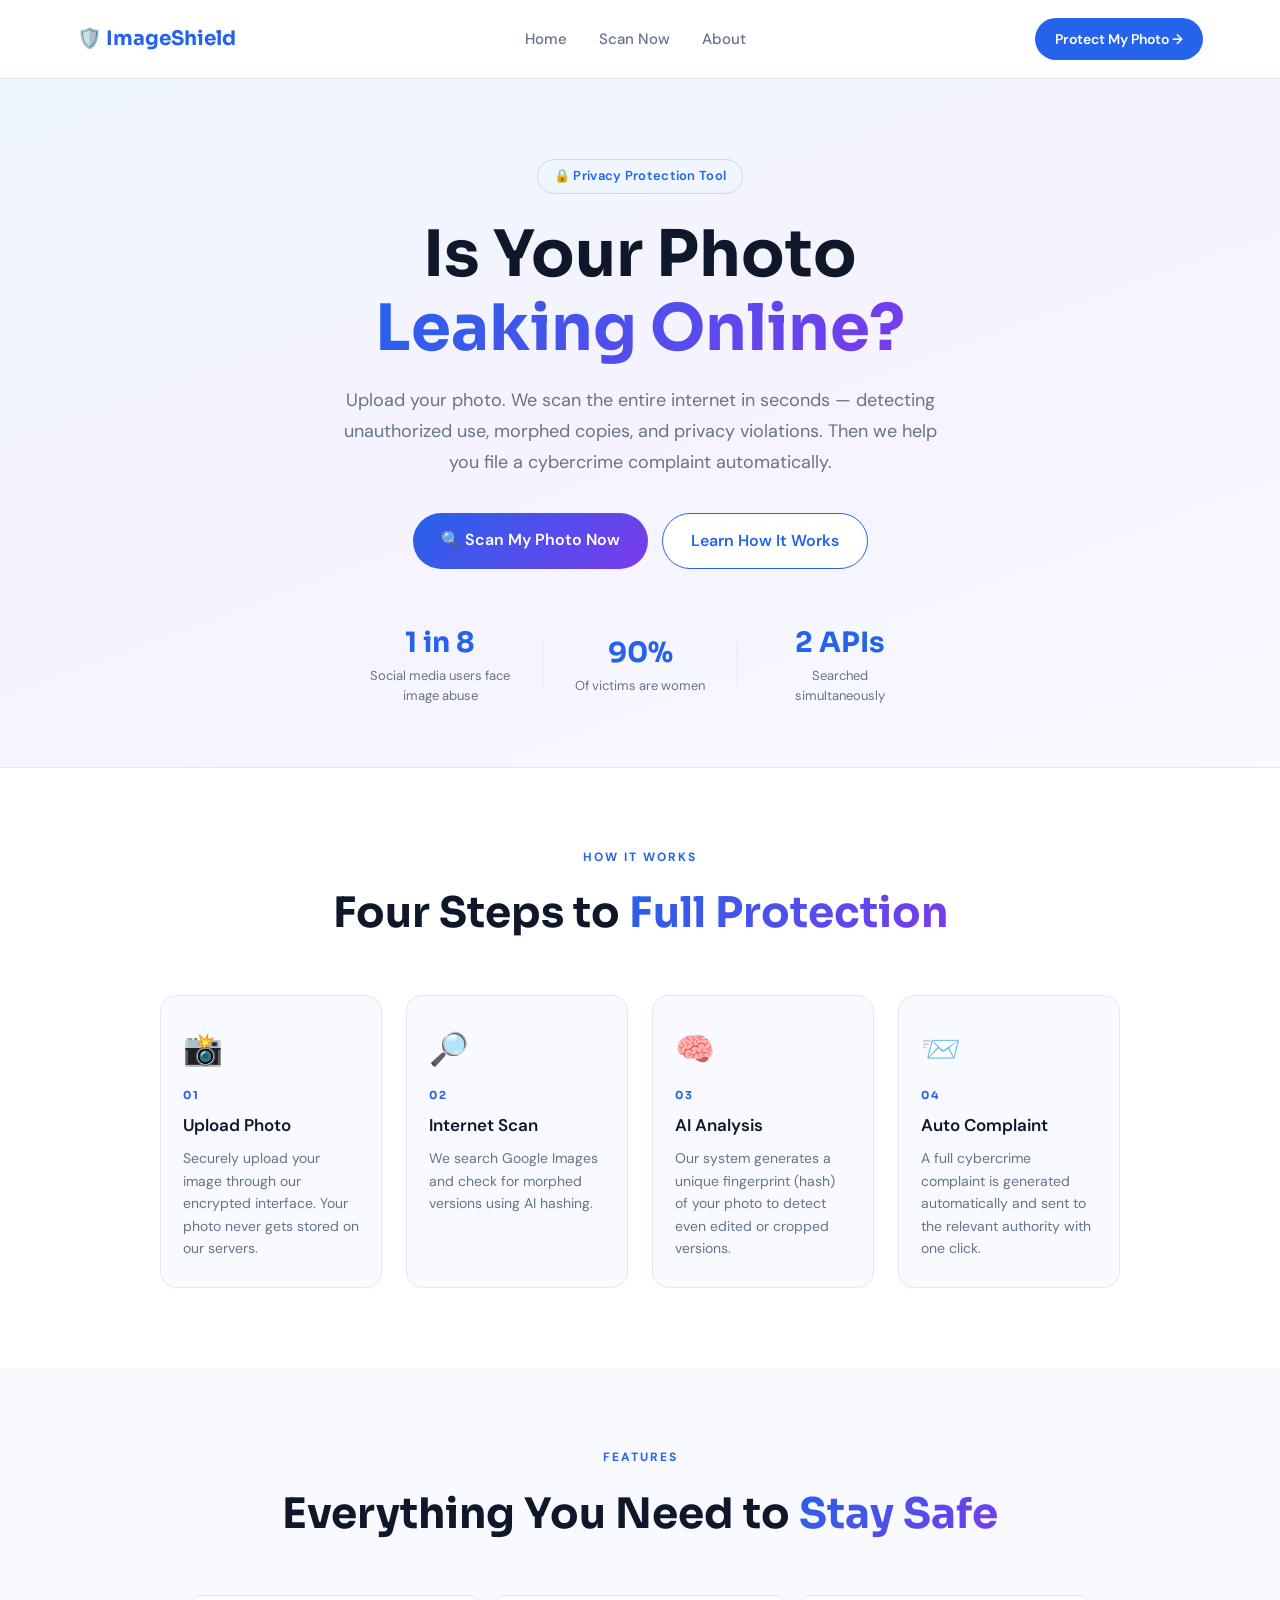
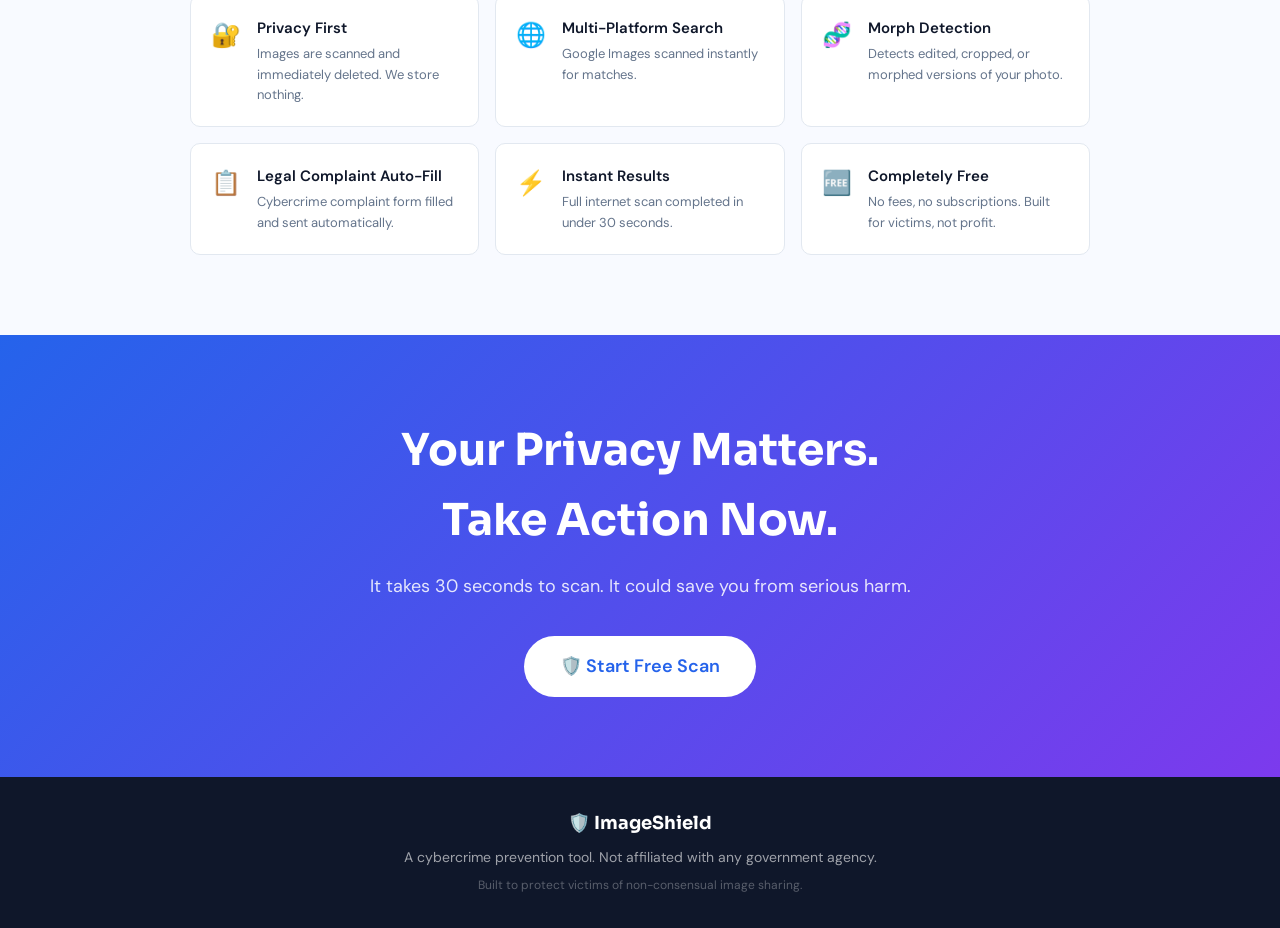
<file: frontend/index.html>
<!DOCTYPE html>
<html lang="en">
<head>
  <meta charset="UTF-8"/>
  <meta name="viewport" content="width=device-width, initial-scale=1.0"/>
  <title>ImageShield — Protect Your Photos Online</title>
  <link rel="stylesheet" href="css/style.css"/>
  <link rel="preconnect" href="https://fonts.googleapis.com">
  <link href="https://fonts.googleapis.com/css2?family=DM+Sans:wght@300;400;500;600&family=Sora:wght@400;600;700&display=swap" rel="stylesheet">
</head>
<body>

  <!-- NAVBAR -->
  <nav class="navbar">
    <div class="nav-logo">🛡️ ImageShield</div>
    <ul class="nav-links">
      <li><a href="index.html">Home</a></li>
      <li><a href="pages/scan.html">Scan Now</a></li>
      <li><a href="pages/about.html">About</a></li>
    </ul>
    <a href="pages/scan.html" class="btn-nav">Protect My Photo →</a>
  </nav>

  <!-- HERO -->
  <section class="hero">
    <div class="hero-badge">🔒 Privacy Protection Tool</div>
    <h1>Is Your Photo <br><span class="gradient-text">Leaking Online?</span></h1>
    <p class="hero-sub">Upload your photo. We scan the entire internet in seconds — detecting unauthorized use, morphed copies, and privacy violations. Then we help you file a cybercrime complaint automatically.</p>
    <div class="hero-btns">
      <a href="pages/scan.html" class="btn-primary">🔍 Scan My Photo Now</a>
      <a href="pages/about.html" class="btn-outline">Learn How It Works</a>
    </div>
    <div class="hero-stats">
      <div class="stat"><span class="stat-num">1 in 8</span><span class="stat-label">Social media users face image abuse</span></div>
      <div class="stat-divider"></div>
      <div class="stat"><span class="stat-num">90%</span><span class="stat-label">Of victims are women</span></div>
      <div class="stat-divider"></div>
      <div class="stat"><span class="stat-num">2 APIs</span><span class="stat-label">Searched simultaneously</span></div>
    </div>
  </section>

  <!-- HOW IT WORKS -->
  <section class="how-section">
    <div class="section-label">HOW IT WORKS</div>
    <h2>Four Steps to <span class="gradient-text">Full Protection</span></h2>
    <div class="steps-grid">
      <div class="step-card">
        <div class="step-icon">📸</div>
        <div class="step-num">01</div>
        <h3>Upload Photo</h3>
        <p>Securely upload your image through our encrypted interface. Your photo never gets stored on our servers.</p>
      </div>
      <div class="step-card">
        <div class="step-icon">🔎</div>
        <div class="step-num">02</div>
        <h3>Internet Scan</h3>
        <p>We search Google Images and check for morphed versions using AI hashing.</p>
      </div>
      <div class="step-card">
        <div class="step-icon">🧠</div>
        <div class="step-num">03</div>
        <h3>AI Analysis</h3>
        <p>Our system generates a unique fingerprint (hash) of your photo to detect even edited or cropped versions.</p>
      </div>
      <div class="step-card">
        <div class="step-icon">📨</div>
        <div class="step-num">04</div>
        <h3>Auto Complaint</h3>
        <p>A full cybercrime complaint is generated automatically and sent to the relevant authority with one click.</p>
      </div>
    </div>
  </section>

  <!-- FEATURES -->
  <section class="features-section">
    <div class="section-label">FEATURES</div>
    <h2>Everything You Need to <span class="gradient-text">Stay Safe</span></h2>
    <div class="features-grid">
      <div class="feature-item">
        <span class="feature-icon">🔐</span>
        <div>
          <h4>Privacy First</h4>
          <p>Images are scanned and immediately deleted. We store nothing.</p>
        </div>
      </div>
      <div class="feature-item">
        <span class="feature-icon">🌐</span>
        <div>
          <h4>Multi-Platform Search</h4>
          <p>Google Images scanned instantly for matches.</p>
        </div>
      </div>
      <div class="feature-item">
        <span class="feature-icon">🧬</span>
        <div>
          <h4>Morph Detection</h4>
          <p>Detects edited, cropped, or morphed versions of your photo.</p>
        </div>
      </div>
      <div class="feature-item">
        <span class="feature-icon">📋</span>
        <div>
          <h4>Legal Complaint Auto-Fill</h4>
          <p>Cybercrime complaint form filled and sent automatically.</p>
        </div>
      </div>
      <div class="feature-item">
        <span class="feature-icon">⚡</span>
        <div>
          <h4>Instant Results</h4>
          <p>Full internet scan completed in under 30 seconds.</p>
        </div>
      </div>
      <div class="feature-item">
        <span class="feature-icon">🆓</span>
        <div>
          <h4>Completely Free</h4>
          <p>No fees, no subscriptions. Built for victims, not profit.</p>
        </div>
      </div>
    </div>
  </section>

  <!-- CTA -->
  <section class="cta-section">
    <h2>Your Privacy Matters.<br>Take Action Now.</h2>
    <p>It takes 30 seconds to scan. It could save you from serious harm.</p>
    <a href="pages/scan.html" class="btn-primary btn-large">🛡️ Start Free Scan</a>
  </section>

  <!-- FOOTER -->
  <footer class="footer">
    <div class="footer-logo">🛡️ ImageShield</div>
    <p>A cybercrime prevention tool. Not affiliated with any government agency.</p>
    <p style="margin-top:8px;font-size:12px;opacity:0.5;">Built to protect victims of non-consensual image sharing.</p>
  </footer>

</body>
</html>
</file>
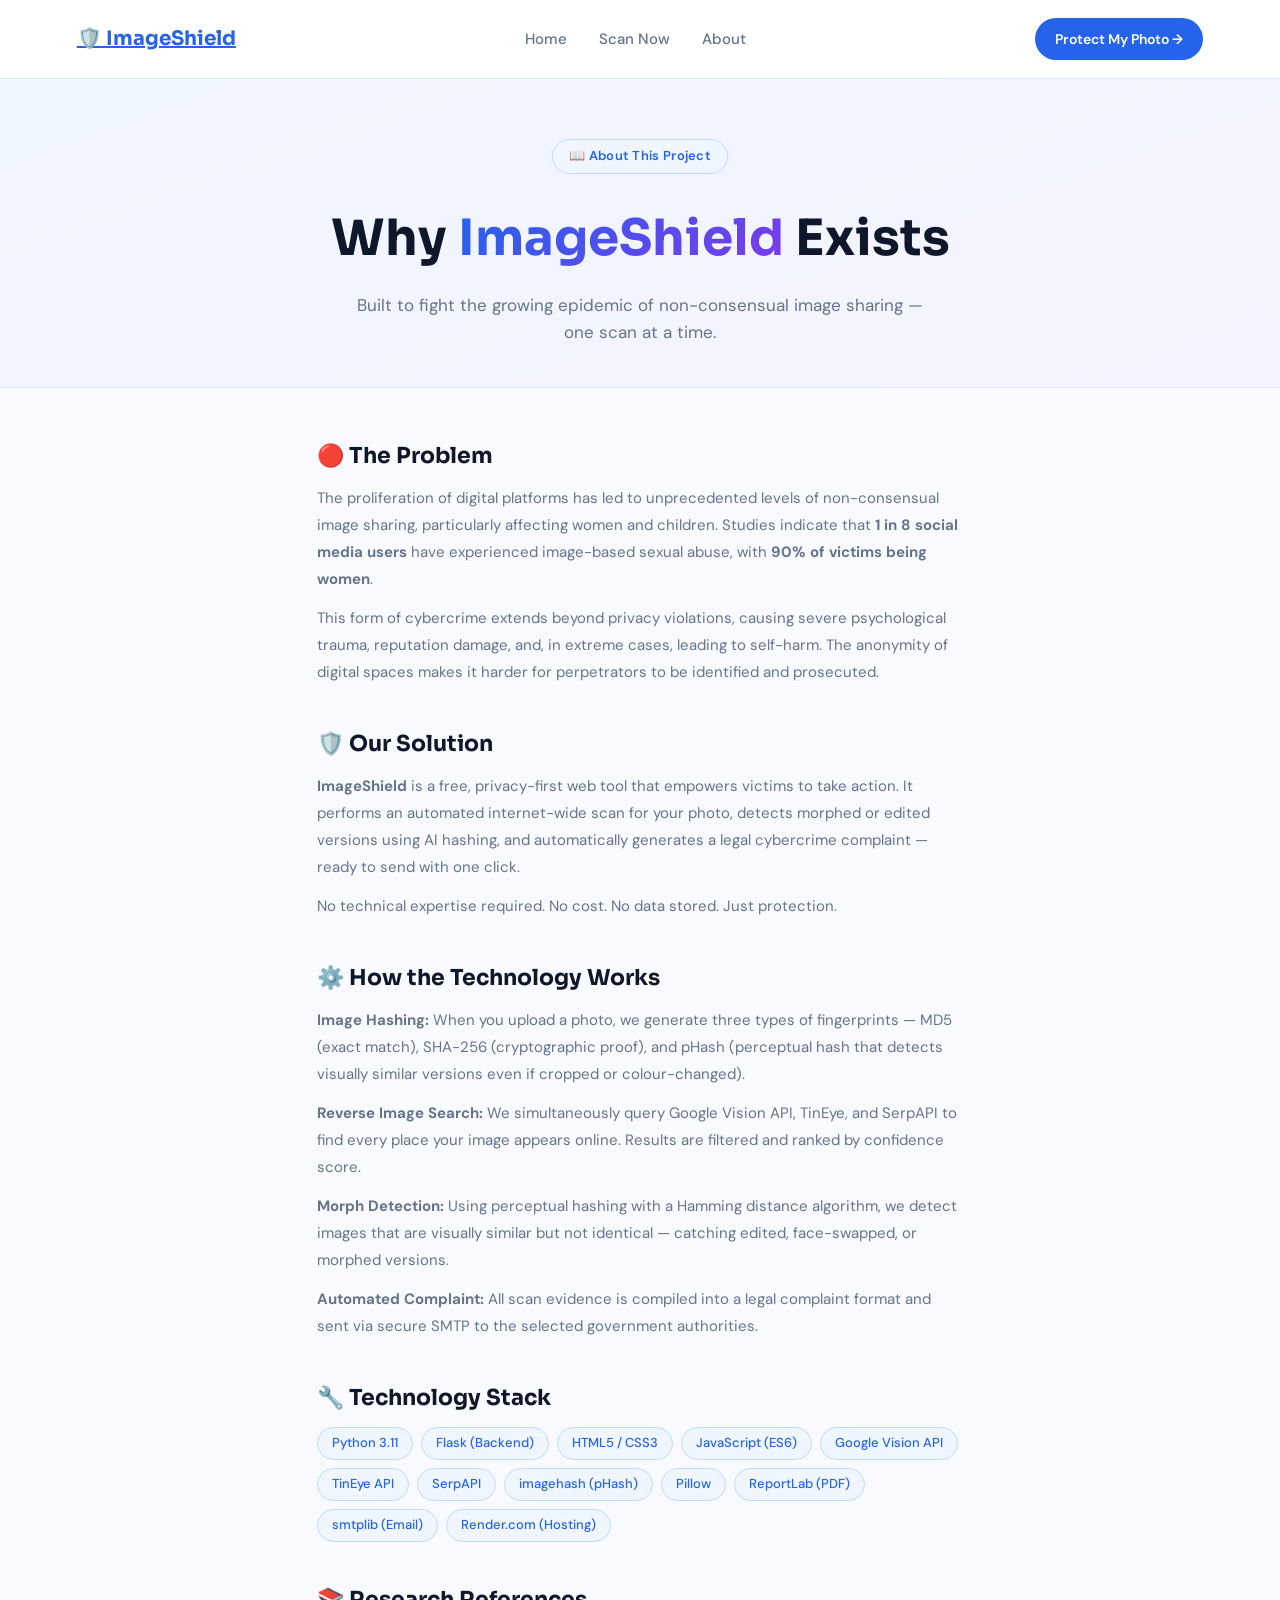
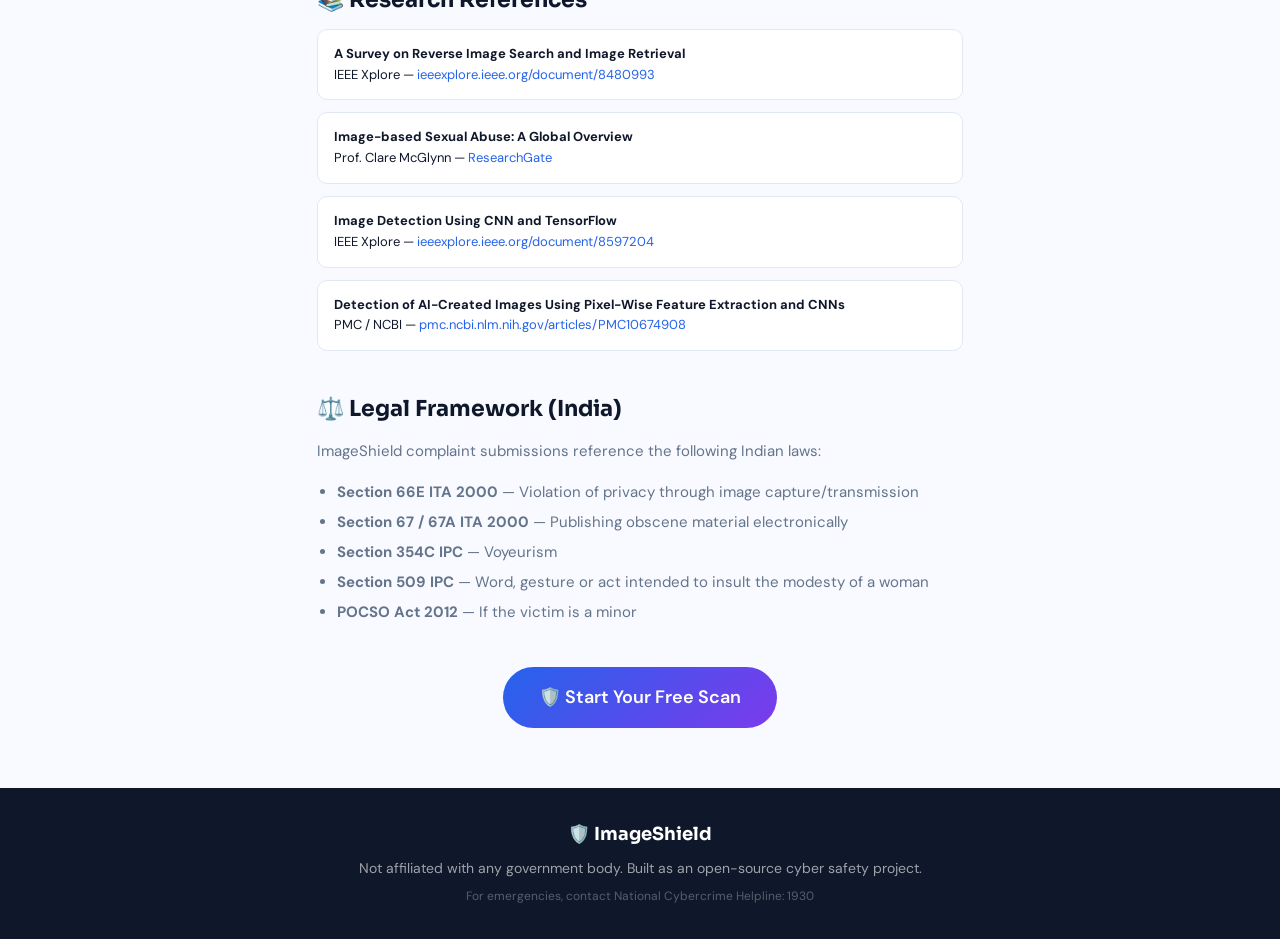
<file: frontend/pages/about.html>
<!DOCTYPE html>
<html lang="en">
<head>
  <meta charset="UTF-8"/>
  <meta name="viewport" content="width=device-width, initial-scale=1.0"/>
  <title>About — ImageShield</title>
  <link rel="stylesheet" href="../css/style.css"/>
  <link rel="preconnect" href="https://fonts.googleapis.com">
  <link href="https://fonts.googleapis.com/css2?family=DM+Sans:wght@300;400;500;600&family=Sora:wght@400;600;700&display=swap" rel="stylesheet">
</head>
<body>

  <nav class="navbar">
    <a href="../index.html" class="nav-logo">🛡️ ImageShield</a>
    <ul class="nav-links">
      <li><a href="../index.html">Home</a></li>
      <li><a href="scan.html">Scan Now</a></li>
      <li><a href="about.html">About</a></li>
    </ul>
    <a href="scan.html" class="btn-nav">Protect My Photo →</a>
  </nav>

  <section class="about-hero">
    <div class="hero-badge">📖 About This Project</div>
    <h1>Why <span class="gradient-text">ImageShield</span> Exists</h1>
    <p>Built to fight the growing epidemic of non-consensual image sharing — one scan at a time.</p>
  </section>

  <div class="about-main">

    <div class="about-block">
      <h2>🔴 The Problem</h2>
      <p>The proliferation of digital platforms has led to unprecedented levels of non-consensual image sharing, particularly affecting women and children. Studies indicate that <strong>1 in 8 social media users</strong> have experienced image-based sexual abuse, with <strong>90% of victims being women</strong>.</p>
      <p>This form of cybercrime extends beyond privacy violations, causing severe psychological trauma, reputation damage, and, in extreme cases, leading to self-harm. The anonymity of digital spaces makes it harder for perpetrators to be identified and prosecuted.</p>
    </div>

    <div class="about-block">
      <h2>🛡️ Our Solution</h2>
      <p><strong>ImageShield</strong> is a free, privacy-first web tool that empowers victims to take action. It performs an automated internet-wide scan for your photo, detects morphed or edited versions using AI hashing, and automatically generates a legal cybercrime complaint — ready to send with one click.</p>
      <p>No technical expertise required. No cost. No data stored. Just protection.</p>
    </div>

    <div class="about-block">
      <h2>⚙️ How the Technology Works</h2>
      <p><strong>Image Hashing:</strong> When you upload a photo, we generate three types of fingerprints — MD5 (exact match), SHA-256 (cryptographic proof), and pHash (perceptual hash that detects visually similar versions even if cropped or colour-changed).</p>
      <p><strong>Reverse Image Search:</strong> We simultaneously query Google Vision API, TinEye, and SerpAPI to find every place your image appears online. Results are filtered and ranked by confidence score.</p>
      <p><strong>Morph Detection:</strong> Using perceptual hashing with a Hamming distance algorithm, we detect images that are visually similar but not identical — catching edited, face-swapped, or morphed versions.</p>
      <p><strong>Automated Complaint:</strong> All scan evidence is compiled into a legal complaint format and sent via secure SMTP to the selected government authorities.</p>
    </div>

    <div class="about-block">
      <h2>🔧 Technology Stack</h2>
      <div class="tech-chips">
        <span class="chip">Python 3.11</span>
        <span class="chip">Flask (Backend)</span>
        <span class="chip">HTML5 / CSS3</span>
        <span class="chip">JavaScript (ES6)</span>
        <span class="chip">Google Vision API</span>
        <span class="chip">TinEye API</span>
        <span class="chip">SerpAPI</span>
        <span class="chip">imagehash (pHash)</span>
        <span class="chip">Pillow</span>
        <span class="chip">ReportLab (PDF)</span>
        <span class="chip">smtplib (Email)</span>
        <span class="chip">Render.com (Hosting)</span>
      </div>
    </div>

    <div class="about-block">
      <h2>📚 Research References</h2>
      <ul class="refs-list">
        <li>
          <strong>A Survey on Reverse Image Search and Image Retrieval</strong><br>
          IEEE Xplore — <a href="https://ieeexplore.ieee.org/document/8480993" target="_blank">ieeexplore.ieee.org/document/8480993</a>
        </li>
        <li>
          <strong>Image-based Sexual Abuse: A Global Overview</strong><br>
          Prof. Clare McGlynn — <a href="https://www.researchgate.net/publication/337360191_Image-Based_Sexual_Abuse_A_Global_Overview" target="_blank">ResearchGate</a>
        </li>
        <li>
          <strong>Image Detection Using CNN and TensorFlow</strong><br>
          IEEE Xplore — <a href="https://ieeexplore.ieee.org/document/8597204" target="_blank">ieeexplore.ieee.org/document/8597204</a>
        </li>
        <li>
          <strong>Detection of AI-Created Images Using Pixel-Wise Feature Extraction and CNNs</strong><br>
          PMC / NCBI — <a href="https://pmc.ncbi.nlm.nih.gov/articles/PMC10674908/" target="_blank">pmc.ncbi.nlm.nih.gov/articles/PMC10674908</a>
        </li>
      </ul>
    </div>

    <div class="about-block">
      <h2>⚖️ Legal Framework (India)</h2>
      <p>ImageShield complaint submissions reference the following Indian laws:</p>
      <ul style="font-size:15px;color:#64748B;line-height:2;padding-left:20px;">
        <li><strong>Section 66E ITA 2000</strong> — Violation of privacy through image capture/transmission</li>
        <li><strong>Section 67 / 67A ITA 2000</strong> — Publishing obscene material electronically</li>
        <li><strong>Section 354C IPC</strong> — Voyeurism</li>
        <li><strong>Section 509 IPC</strong> — Word, gesture or act intended to insult the modesty of a woman</li>
        <li><strong>POCSO Act 2012</strong> — If the victim is a minor</li>
      </ul>
    </div>

    <div style="text-align:center;margin-top:40px;">
      <a href="scan.html" class="btn-primary btn-large">🛡️ Start Your Free Scan</a>
    </div>

  </div>

  <footer class="footer" style="margin-top:60px;">
    <div class="footer-logo">🛡️ ImageShield</div>
    <p>Not affiliated with any government body. Built as an open-source cyber safety project.</p>
    <p style="margin-top:8px;font-size:12px;opacity:0.5;">For emergencies, contact National Cybercrime Helpline: 1930</p>
  </footer>

</body>
</html>
</file>
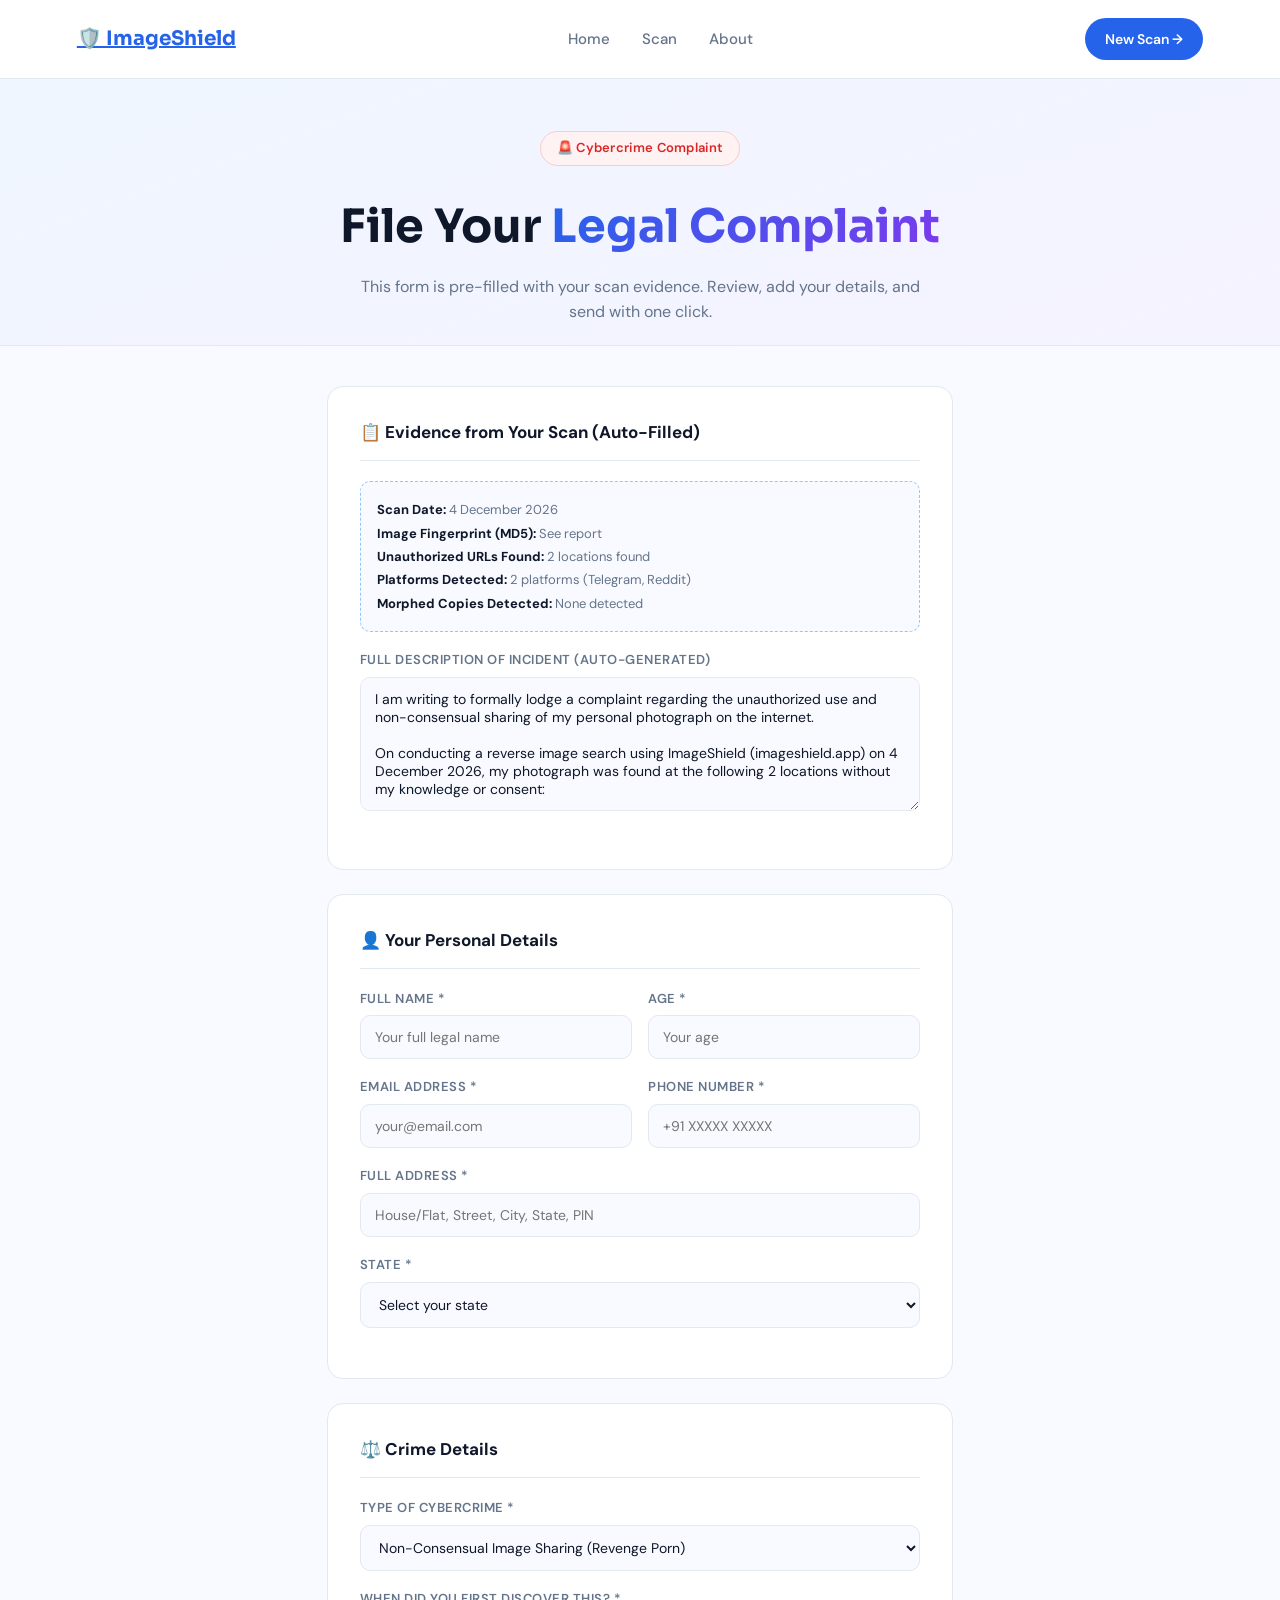
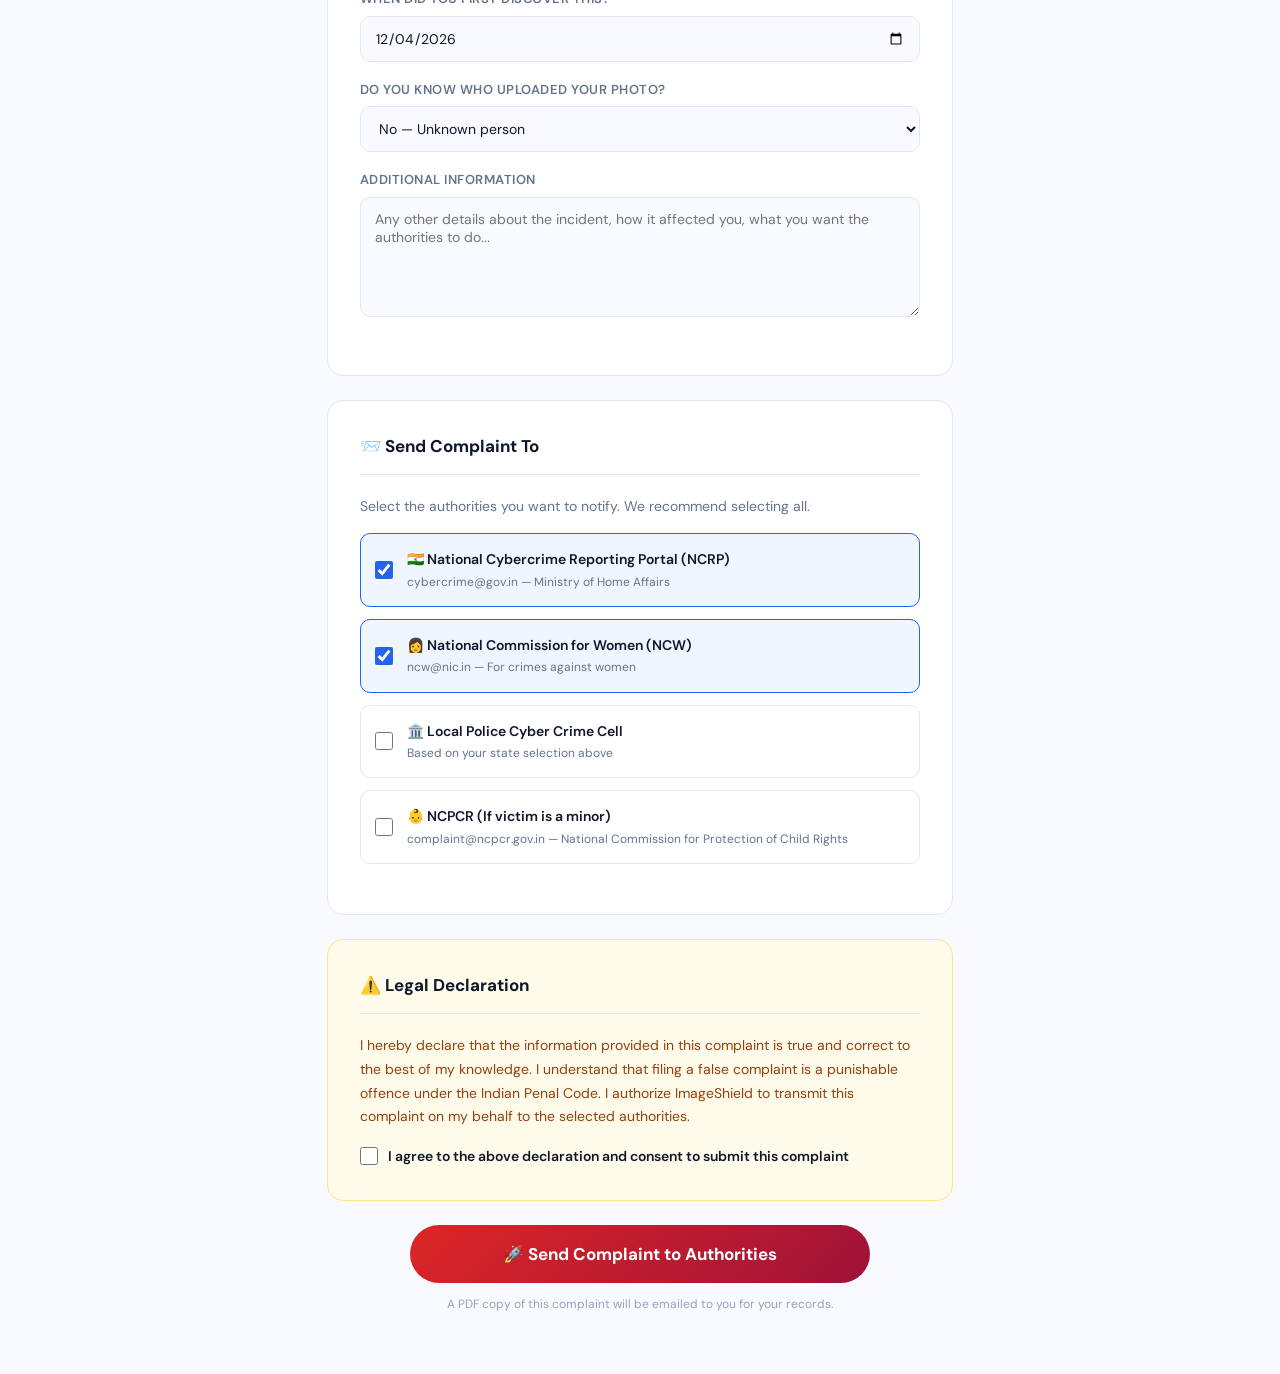
<file: frontend/pages/complaint.html>
<!DOCTYPE html>
<html lang="en">
<head>
  <meta charset="UTF-8"/>
  <meta name="viewport" content="width=device-width, initial-scale=1.0"/>
  <title>File Complaint — ImageShield</title>
  <link rel="stylesheet" href="../css/style.css"/>
  <link rel="preconnect" href="https://fonts.googleapis.com">
  <link href="https://fonts.googleapis.com/css2?family=DM+Sans:wght@300;400;500;600&family=Sora:wght@400;600;700&display=swap" rel="stylesheet">
</head>
<body>

  <nav class="navbar">
    <a href="../index.html" class="nav-logo">🛡️ ImageShield</a>
    <ul class="nav-links">
      <li><a href="../index.html">Home</a></li>
      <li><a href="scan.html">Scan</a></li>
      <li><a href="about.html">About</a></li>
    </ul>
    <a href="scan.html" class="btn-nav">New Scan →</a>
  </nav>

  <!-- Hero -->
  <section class="scan-hero">
    <div class="hero-badge" style="background:#FEF2F2;color:#DC2626;border-color:#FECACA;">🚨 Cybercrime Complaint</div>
    <h1>File Your <span class="gradient-text">Legal Complaint</span></h1>
    <p>This form is pre-filled with your scan evidence. Review, add your details, and send with one click.</p>
  </section>

  <div class="complaint-main">

    <!-- Auto-filled Evidence Section -->
    <div class="complaint-card">
      <h3>📋 Evidence from Your Scan (Auto-Filled)</h3>

      <div class="evidence-box" id="evidence-summary">
        <strong>Scan Date:</strong> <span id="ev-date">—</span><br>
        <strong>Image Fingerprint (MD5):</strong> <span id="ev-hash">—</span><br>
        <strong>Unauthorized URLs Found:</strong> <span id="ev-urls">—</span><br>
        <strong>Platforms Detected:</strong> <span id="ev-platforms">—</span><br>
        <strong>Morphed Copies Detected:</strong> <span id="ev-morph">—</span>
      </div>

      <div class="form-group">
        <label>Full Description of Incident (Auto-Generated)</label>
        <textarea id="incident-desc" rows="6">Loading incident details from scan results...</textarea>
      </div>
    </div>

    <!-- Victim Personal Details -->
    <div class="complaint-card">
      <h3>👤 Your Personal Details</h3>
      <div class="form-row">
        <div class="form-group">
          <label>Full Name *</label>
          <input type="text" id="victim-name" placeholder="Your full legal name" required/>
        </div>
        <div class="form-group">
          <label>Age *</label>
          <input type="number" id="victim-age" placeholder="Your age" min="1" max="120" required/>
        </div>
      </div>
      <div class="form-row">
        <div class="form-group">
          <label>Email Address *</label>
          <input type="email" id="victim-email" placeholder="your@email.com" required/>
        </div>
        <div class="form-group">
          <label>Phone Number *</label>
          <input type="tel" id="victim-phone" placeholder="+91 XXXXX XXXXX" required/>
        </div>
      </div>
      <div class="form-group">
        <label>Full Address *</label>
        <input type="text" id="victim-address" placeholder="House/Flat, Street, City, State, PIN" required/>
      </div>
      <div class="form-group">
        <label>State *</label>
        <select id="victim-state">
          <option value="">Select your state</option>
          <option>Andhra Pradesh</option><option>Arunachal Pradesh</option>
          <option>Assam</option><option>Bihar</option><option>Chhattisgarh</option>
          <option>Goa</option><option>Gujarat</option><option>Haryana</option>
          <option>Himachal Pradesh</option><option>Jharkhand</option><option>Karnataka</option>
          <option>Kerala</option><option>Madhya Pradesh</option><option>Maharashtra</option>
          <option>Manipur</option><option>Meghalaya</option><option>Mizoram</option>
          <option>Nagaland</option><option>Odisha</option><option>Punjab</option>
          <option>Rajasthan</option><option>Sikkim</option><option>Tamil Nadu</option>
          <option>Telangana</option><option>Tripura</option><option>Uttar Pradesh</option>
          <option>Uttarakhand</option><option>West Bengal</option><option>Delhi</option>
        </select>
      </div>
    </div>

    <!-- Crime Details -->
    <div class="complaint-card">
      <h3>⚖️ Crime Details</h3>
      <div class="form-group">
        <label>Type of Cybercrime *</label>
        <select id="crime-type">
          <option>Non-Consensual Image Sharing (Revenge Porn)</option>
          <option>Image Morphing / Deepfake</option>
          <option>Online Harassment / Cyberstalking</option>
          <option>Blackmail / Extortion using Images</option>
          <option>Child Sexual Abuse Material (CSAM)</option>
          <option>Identity Theft using Images</option>
          <option>Unauthorized Use of Photograph</option>
        </select>
      </div>
      <div class="form-group">
        <label>When did you first discover this? *</label>
        <input type="date" id="discovery-date"/>
      </div>
      <div class="form-group">
        <label>Do you know who uploaded your photo?</label>
        <select id="suspect-known">
          <option>No — Unknown person</option>
          <option>Yes — I know their name</option>
          <option>Yes — I have their social media profile</option>
          <option>I suspect someone but am not sure</option>
        </select>
      </div>
      <div class="form-group" id="suspect-name-wrap" style="display:none">
        <label>Suspected Person's Name / Profile URL</label>
        <input type="text" id="suspect-name" placeholder="Name or profile link"/>
      </div>
      <div class="form-group">
        <label>Additional Information</label>
        <textarea id="extra-info" placeholder="Any other details about the incident, how it affected you, what you want the authorities to do..." rows="4"></textarea>
      </div>
    </div>

    <!-- Where to Send Complaint -->
    <div class="complaint-card">
      <h3>📨 Send Complaint To</h3>
      <p style="font-size:14px;color:#64748B;margin-bottom:16px;">Select the authorities you want to notify. We recommend selecting all.</p>

      <div class="authority-list">
        <label class="authority-item">
          <input type="checkbox" id="auth-ncsc" checked/>
          <div>
            <div class="authority-name">🇮🇳 National Cybercrime Reporting Portal (NCRP)</div>
            <div class="authority-email">cybercrime@gov.in — Ministry of Home Affairs</div>
          </div>
        </label>
        <label class="authority-item">
          <input type="checkbox" id="auth-ncw" checked/>
          <div>
            <div class="authority-name">👩 National Commission for Women (NCW)</div>
            <div class="authority-email">ncw@nic.in — For crimes against women</div>
          </div>
        </label>
        <label class="authority-item">
          <input type="checkbox" id="auth-local"/>
          <div>
            <div class="authority-name">🏛️ Local Police Cyber Crime Cell</div>
            <div class="authority-email">Based on your state selection above</div>
          </div>
        </label>
        <label class="authority-item">
          <input type="checkbox" id="auth-ncpcr"/>
          <div>
            <div class="authority-name">👶 NCPCR (If victim is a minor)</div>
            <div class="authority-email">complaint@ncpcr.gov.in — National Commission for Protection of Child Rights</div>
          </div>
        </label>
      </div>
    </div>

    <!-- Legal Declaration -->
    <div class="complaint-card" style="border:1.5px solid #FDE68A;background:#FFFBEB;">
      <h3>⚠️ Legal Declaration</h3>
      <p style="font-size:14px;color:#92400E;line-height:1.7;margin-bottom:16px;">
        I hereby declare that the information provided in this complaint is true and correct to the best of my knowledge.
        I understand that filing a false complaint is a punishable offence under the Indian Penal Code.
        I authorize ImageShield to transmit this complaint on my behalf to the selected authorities.
      </p>
      <label style="display:flex;align-items:center;gap:10px;font-size:14px;font-weight:600;cursor:pointer;">
        <input type="checkbox" id="declare-check" style="width:18px;height:18px;accent-color:#DC2626;flex-shrink:0;"/>
        I agree to the above declaration and consent to submit this complaint
      </label>
    </div>

    <!-- Send Button -->
    <div class="send-btn-wrap">
      <button id="send-btn" onclick="sendComplaint()" disabled>
        🚀 Send Complaint to Authorities
      </button>
      <p style="font-size:12px;color:#94A3B8;margin-top:12px;text-align:center;">
        A PDF copy of this complaint will be emailed to you for your records.
      </p>
    </div>

  </div>

  <!-- Success Modal -->
  <div class="modal-overlay" id="success-modal">
    <div class="modal-box">
      <div class="modal-icon">✅</div>
      <h2>Complaint Sent!</h2>
      <p>Your cybercrime complaint has been successfully submitted to the selected authorities. They are required to respond within 72 hours.</p>
      <div class="modal-ref">
        <strong>Reference Number:</strong><br>
        <span id="ref-number" style="font-family:monospace;font-size:14px;">IS-2024-XXXXXXXX</span>
      </div>
      <p style="font-size:13px;color:#64748B;margin-bottom:20px;">📧 A PDF copy has been sent to your email address for your records.</p>
      <a href="../index.html" class="btn-primary" style="display:block;text-align:center;">← Return to Home</a>
    </div>
  </div>

  <script src="../js/complaint.js"></script>
</body>
</html>
</file>
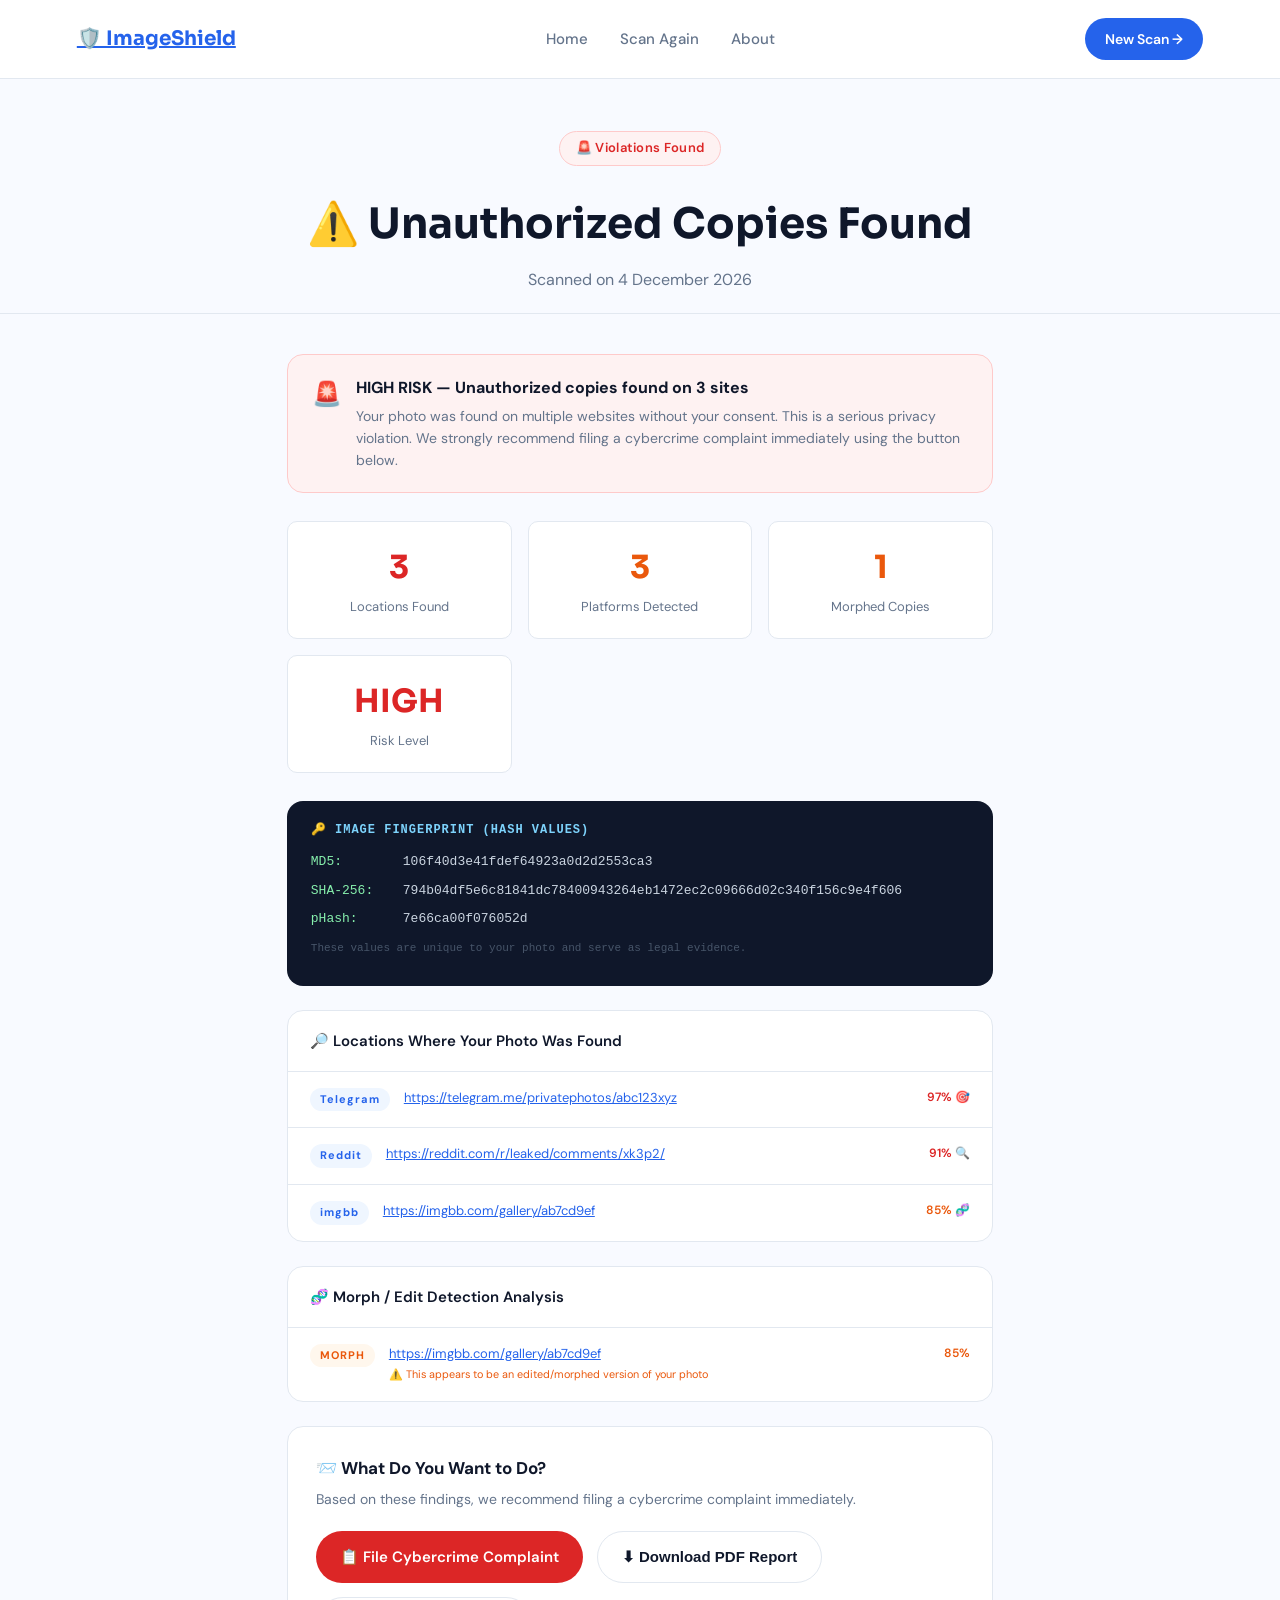
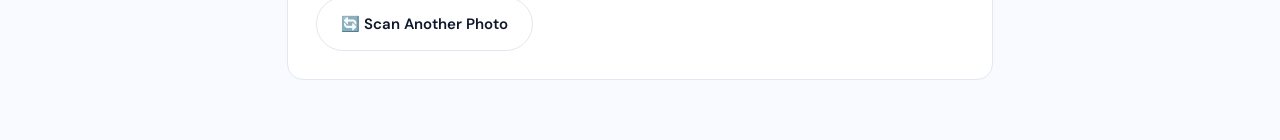
<file: frontend/pages/results.html>
<!DOCTYPE html>
<html lang="en">
<head>
  <meta charset="UTF-8"/>
  <meta name="viewport" content="width=device-width, initial-scale=1.0"/>
  <title>Scan Results — ImageShield</title>
  <link rel="stylesheet" href="../css/style.css"/>
  <link rel="preconnect" href="https://fonts.googleapis.com">
  <link href="https://fonts.googleapis.com/css2?family=DM+Sans:wght@300;400;500;600&family=Sora:wght@400;600;700&display=swap" rel="stylesheet">
</head>
<body>

  <nav class="navbar">
    <a href="../index.html" class="nav-logo">🛡️ ImageShield</a>
    <ul class="nav-links">
      <li><a href="../index.html">Home</a></li>
      <li><a href="scan.html">Scan Again</a></li>
      <li><a href="about.html">About</a></li>
    </ul>
    <a href="scan.html" class="btn-nav">New Scan →</a>
  </nav>

  <!-- Results Hero -->
  <section class="results-hero" id="results-hero">
    <div class="hero-badge" id="result-badge">⚠️ Scan Complete</div>
    <h1 id="results-title">Scan Results</h1>
    <p id="results-subtitle" style="color:#64748B;font-size:16px;margin-top:8px;">Scanned on <span id="scan-date"></span></p>
  </section>

  <div class="results-main">

    <!-- Alert Banner -->
    <div class="alert-banner" id="alert-banner">
      <span class="alert-icon" id="alert-icon">⚠️</span>
      <div>
        <div class="alert-title" id="alert-title">Unauthorized copies found</div>
        <div class="alert-desc" id="alert-desc">Your photo was found on multiple websites without your consent. We recommend filing a cybercrime complaint immediately.</div>
      </div>
    </div>

    <!-- Summary Stats -->
    <div class="results-grid">
      <div class="result-stat">
        <div class="rs-num danger" id="stat-found">0</div>
        <div class="rs-label">Locations Found</div>
      </div>
      <div class="result-stat">
        <div class="rs-num warn" id="stat-platforms">0</div>
        <div class="rs-label">Platforms Detected</div>
      </div>
      <div class="result-stat">
        <div class="rs-num warn" id="stat-morph">0</div>
        <div class="rs-label">Morphed Copies</div>
      </div>
      <div class="result-stat">
        <div class="rs-num safe" id="stat-score">—</div>
        <div class="rs-label">Risk Level</div>
      </div>
    </div>

    <!-- Image Fingerprint -->
    <div class="hash-card">
      <div class="hash-title">🔑 IMAGE FINGERPRINT (HASH VALUES)</div>
      <div class="hash-row">
        <span class="hash-key">MD5:</span>
        <span class="hash-val" id="hash-md5">—</span>
      </div>
      <div class="hash-row">
        <span class="hash-key">SHA-256:</span>
        <span class="hash-val" id="hash-sha256">—</span>
      </div>
      <div class="hash-row">
        <span class="hash-key">pHash:</span>
        <span class="hash-val" id="hash-phash">—</span>
      </div>
      <div class="hash-row" style="margin-top:10px;font-size:11px;color:#475569;">
        These values are unique to your photo and serve as legal evidence.
      </div>
    </div>

    <!-- Findings -->
    <div class="findings-card" id="findings-section">
      <div class="findings-header">
        🔎 Locations Where Your Photo Was Found
      </div>
      <div class="findings-body" id="findings-list">
        <!-- populated by JS -->
      </div>
    </div>

    <!-- Morph Analysis -->
    <div class="findings-card" id="morph-section">
      <div class="findings-header">
        🧬 Morph / Edit Detection Analysis
      </div>
      <div class="findings-body" id="morph-list">
        <!-- populated by JS -->
      </div>
    </div>

    <!-- Action Buttons -->
    <div style="background:white;border:1px solid #E2E8F0;border-radius:16px;padding:28px;margin-top:8px;">
      <h3 style="font-size:17px;font-weight:700;margin-bottom:6px;">📨 What Do You Want to Do?</h3>
      <p style="font-size:14px;color:#64748B;margin-bottom:20px;">Based on these findings, we recommend filing a cybercrime complaint immediately.</p>
      <div class="action-btns">
        <a href="complaint.html" class="btn-danger" id="complaint-link">📋 File Cybercrime Complaint</a>
        <button class="btn-secondary" onclick="downloadReport()">⬇ Download PDF Report</button>
        <a href="scan.html" class="btn-secondary">🔄 Scan Another Photo</a>
      </div>
    </div>

  </div>

  <script src="../js/results.js"></script>
</body>
</html>
</file>
<file: frontend/css/style.css>
/* ===== RESET & BASE ===== */
*, *::before, *::after { box-sizing: border-box; margin: 0; padding: 0; }

:root {
  --blue: #2563EB;
  --blue-light: #EFF6FF;
  --blue-dark: #1D4ED8;
  --purple: #7C3AED;
  --purple-light: #F5F3FF;
  --red: #DC2626;
  --green: #16A34A;
  --green-light: #F0FDF4;
  --orange: #EA580C;
  --bg: #F8FAFF;
  --white: #ffffff;
  --text: #0F172A;
  --text-muted: #64748B;
  --border: #E2E8F0;
  --shadow: 0 4px 24px rgba(37,99,235,0.08);
  --shadow-lg: 0 12px 40px rgba(37,99,235,0.15);
  --radius: 16px;
  --radius-sm: 10px;
}

body {
  font-family: 'DM Sans', sans-serif;
  background: var(--bg);
  color: var(--text);
  line-height: 1.6;
  overflow-x: hidden;
}

/* ===== NAVBAR ===== */
.navbar {
  display: flex;
  align-items: center;
  justify-content: space-between;
  padding: 18px 6%;
  background: rgba(255,255,255,0.9);
  backdrop-filter: blur(16px);
  border-bottom: 1px solid var(--border);
  position: sticky;
  top: 0;
  z-index: 100;
}

.nav-logo {
  font-family: 'Sora', sans-serif;
  font-size: 20px;
  font-weight: 700;
  color: var(--blue);
}

.nav-links {
  display: flex;
  gap: 32px;
  list-style: none;
}

.nav-links a {
  text-decoration: none;
  color: var(--text-muted);
  font-size: 15px;
  font-weight: 500;
  transition: color 0.2s;
}
.nav-links a:hover { color: var(--blue); }

.btn-nav {
  background: var(--blue);
  color: white;
  padding: 10px 20px;
  border-radius: 50px;
  text-decoration: none;
  font-size: 14px;
  font-weight: 600;
  transition: background 0.2s, transform 0.15s;
}
.btn-nav:hover { background: var(--blue-dark); transform: translateY(-1px); }

/* ===== HERO ===== */
.hero {
  text-align: center;
  padding: 80px 6% 60px;
  background: linear-gradient(160deg, #EFF6FF 0%, #F5F3FF 50%, #F8FAFF 100%);
  border-bottom: 1px solid var(--border);
}

.hero-badge {
  display: inline-block;
  background: var(--blue-light);
  color: var(--blue);
  font-size: 13px;
  font-weight: 600;
  padding: 6px 16px;
  border-radius: 50px;
  border: 1px solid #BFDBFE;
  margin-bottom: 24px;
  letter-spacing: 0.3px;
}

.hero h1 {
  font-family: 'Sora', sans-serif;
  font-size: clamp(36px, 5vw, 64px);
  font-weight: 700;
  line-height: 1.15;
  margin-bottom: 20px;
  color: var(--text);
}

.gradient-text {
  background: linear-gradient(135deg, var(--blue) 0%, var(--purple) 100%);
  -webkit-background-clip: text;
  -webkit-text-fill-color: transparent;
  background-clip: text;
}

.hero-sub {
  font-size: 18px;
  color: var(--text-muted);
  max-width: 620px;
  margin: 0 auto 36px;
  line-height: 1.7;
}

.hero-btns {
  display: flex;
  gap: 14px;
  justify-content: center;
  flex-wrap: wrap;
  margin-bottom: 52px;
}

.btn-primary {
  background: linear-gradient(135deg, var(--blue) 0%, var(--purple) 100%);
  color: white;
  padding: 14px 28px;
  border-radius: 50px;
  text-decoration: none;
  font-size: 16px;
  font-weight: 600;
  transition: transform 0.2s, box-shadow 0.2s;
  display: inline-block;
  border: none;
  cursor: pointer;
}
.btn-primary:hover { transform: translateY(-2px); box-shadow: 0 8px 24px rgba(37,99,235,0.35); }

.btn-large { padding: 16px 36px; font-size: 18px; }

.btn-outline {
  background: white;
  color: var(--blue);
  padding: 14px 28px;
  border-radius: 50px;
  text-decoration: none;
  font-size: 16px;
  font-weight: 600;
  border: 1.5px solid var(--blue);
  transition: background 0.2s;
}
.btn-outline:hover { background: var(--blue-light); }

.hero-stats {
  display: flex;
  justify-content: center;
  align-items: center;
  gap: 32px;
  flex-wrap: wrap;
}
.stat { text-align: center; }
.stat-num { display: block; font-family: 'Sora', sans-serif; font-size: 28px; font-weight: 700; color: var(--blue); }
.stat-label { display: block; font-size: 13px; color: var(--text-muted); max-width: 140px; }
.stat-divider { width: 1px; height: 48px; background: var(--border); }

/* ===== SECTIONS ===== */
.how-section, .features-section {
  padding: 80px 6%;
  text-align: center;
}
.how-section { background: white; }
.features-section { background: var(--bg); }

.section-label {
  font-size: 12px;
  font-weight: 700;
  letter-spacing: 2px;
  color: var(--blue);
  margin-bottom: 12px;
}

.how-section h2, .features-section h2 {
  font-family: 'Sora', sans-serif;
  font-size: clamp(28px, 4vw, 42px);
  font-weight: 700;
  margin-bottom: 48px;
}

/* STEPS */
.steps-grid {
  display: grid;
  grid-template-columns: repeat(auto-fit, minmax(220px, 1fr));
  gap: 24px;
  max-width: 960px;
  margin: 0 auto;
}

.step-card {
  background: var(--bg);
  border: 1px solid var(--border);
  border-radius: var(--radius);
  padding: 28px 22px;
  text-align: left;
  transition: transform 0.2s, box-shadow 0.2s;
  position: relative;
  overflow: hidden;
}
.step-card:hover { transform: translateY(-4px); box-shadow: var(--shadow); }

.step-icon { font-size: 32px; margin-bottom: 12px; display: block; }
.step-num { font-family: 'Sora', sans-serif; font-size: 11px; font-weight: 700; color: var(--blue); letter-spacing: 2px; margin-bottom: 8px; }
.step-card h3 { font-size: 17px; font-weight: 600; margin-bottom: 8px; color: var(--text); }
.step-card p { font-size: 14px; color: var(--text-muted); line-height: 1.6; }

/* FEATURES */
.features-grid {
  display: grid;
  grid-template-columns: repeat(auto-fit, minmax(280px, 1fr));
  gap: 16px;
  max-width: 900px;
  margin: 0 auto;
  text-align: left;
}

.feature-item {
  display: flex;
  align-items: flex-start;
  gap: 16px;
  background: white;
  border: 1px solid var(--border);
  border-radius: var(--radius-sm);
  padding: 20px;
  transition: border-color 0.2s;
}
.feature-item:hover { border-color: var(--blue); }
.feature-icon { font-size: 24px; flex-shrink: 0; }
.feature-item h4 { font-size: 15px; font-weight: 600; margin-bottom: 4px; }
.feature-item p { font-size: 13px; color: var(--text-muted); }

/* CTA */
.cta-section {
  background: linear-gradient(135deg, var(--blue) 0%, var(--purple) 100%);
  color: white;
  text-align: center;
  padding: 80px 6%;
}
.cta-section h2 { font-family: 'Sora', sans-serif; font-size: clamp(28px, 4vw, 44px); font-weight: 700; margin-bottom: 16px; }
.cta-section p { font-size: 18px; opacity: 0.85; margin-bottom: 36px; }
.cta-section .btn-primary { background: white; color: var(--blue); }
.cta-section .btn-primary:hover { background: #f0f7ff; }

/* FOOTER */
.footer {
  background: var(--text);
  color: rgba(255,255,255,0.6);
  text-align: center;
  padding: 32px 6%;
  font-size: 14px;
}
.footer-logo { font-family: 'Sora', sans-serif; font-size: 18px; font-weight: 700; color: white; margin-bottom: 8px; }

/* ===== SCAN PAGE ===== */
.scan-hero {
  text-align: center;
  padding: 52px 6% 20px;
  background: linear-gradient(160deg, #EFF6FF 0%, #F5F3FF 100%);
  border-bottom: 1px solid var(--border);
}
.scan-hero h1 { font-family: 'Sora', sans-serif; font-size: clamp(28px, 4vw, 46px); font-weight: 700; margin-bottom: 10px; }
.scan-hero p { color: var(--text-muted); font-size: 16px; max-width: 560px; margin: 0 auto; }

.scan-main {
  max-width: 760px;
  margin: 40px auto 60px;
  padding: 0 6%;
}

/* Upload Zone */
.upload-zone {
  border: 2px dashed #93C5FD;
  border-radius: var(--radius);
  background: white;
  padding: 52px 24px;
  text-align: center;
  cursor: pointer;
  transition: border-color 0.2s, background 0.2s;
  position: relative;
}
.upload-zone:hover, .upload-zone.dragover {
  border-color: var(--blue);
  background: var(--blue-light);
}
.upload-zone input[type="file"] {
  position: absolute;
  inset: 0;
  opacity: 0;
  cursor: pointer;
  width: 100%;
  height: 100%;
}
.upload-icon { font-size: 52px; margin-bottom: 16px; display: block; }
.upload-zone h3 { font-size: 20px; font-weight: 600; margin-bottom: 8px; }
.upload-zone p { color: var(--text-muted); font-size: 14px; }
.upload-zone .supported { font-size: 12px; color: #94A3B8; margin-top: 8px; }

/* Preview */
#preview-area {
  display: none;
  margin-top: 24px;
  background: white;
  border: 1px solid var(--border);
  border-radius: var(--radius);
  padding: 20px;
  display: none;
  align-items: center;
  gap: 20px;
}
#preview-area img {
  width: 100px;
  height: 100px;
  object-fit: cover;
  border-radius: 10px;
  border: 1px solid var(--border);
}
.preview-info h4 { font-size: 15px; font-weight: 600; margin-bottom: 4px; }
.preview-info p { font-size: 13px; color: var(--text-muted); }
.remove-btn {
  margin-left: auto;
  background: #FEE2E2;
  color: var(--red);
  border: none;
  border-radius: 8px;
  padding: 8px 14px;
  cursor: pointer;
  font-size: 13px;
  font-weight: 600;
}

/* Scan Options */
.scan-options {
  margin-top: 24px;
  background: white;
  border: 1px solid var(--border);
  border-radius: var(--radius);
  padding: 24px;
}
.scan-options h3 { font-size: 16px; font-weight: 600; margin-bottom: 16px; }
.option-row {
  display: flex;
  align-items: center;
  justify-content: space-between;
  padding: 12px 0;
  border-bottom: 1px solid var(--border);
}
.option-row:last-child { border-bottom: none; }
.option-label { font-size: 14px; font-weight: 500; }
.option-desc { font-size: 12px; color: var(--text-muted); margin-top: 2px; }

/* Toggle switch */
.toggle { position: relative; width: 44px; height: 24px; }
.toggle input { opacity: 0; width: 0; height: 0; }
.slider {
  position: absolute; inset: 0;
  background: #CBD5E1;
  border-radius: 50px;
  cursor: pointer;
  transition: background 0.2s;
}
.slider::before {
  content: '';
  position: absolute;
  width: 18px; height: 18px;
  left: 3px; top: 3px;
  background: white;
  border-radius: 50%;
  transition: transform 0.2s;
}
.toggle input:checked + .slider { background: var(--blue); }
.toggle input:checked + .slider::before { transform: translateX(20px); }

/* Scan button */
.scan-btn-wrap { margin-top: 28px; text-align: center; }
#scan-btn {
  width: 100%;
  max-width: 420px;
  padding: 16px;
  font-size: 17px;
  font-family: 'DM Sans', sans-serif;
  font-weight: 600;
  border: none;
  border-radius: 50px;
  background: linear-gradient(135deg, var(--blue), var(--purple));
  color: white;
  cursor: pointer;
  transition: transform 0.2s, box-shadow 0.2s;
}
#scan-btn:disabled { opacity: 0.5; cursor: not-allowed; transform: none !important; }
#scan-btn:not(:disabled):hover { transform: translateY(-2px); box-shadow: 0 8px 28px rgba(37,99,235,0.35); }

/* Privacy note */
.privacy-note {
  display: flex;
  align-items: center;
  gap: 8px;
  background: var(--green-light);
  border: 1px solid #BBF7D0;
  border-radius: 10px;
  padding: 12px 16px;
  margin-top: 16px;
  font-size: 13px;
  color: var(--green);
  font-weight: 500;
}

/* ===== PROGRESS / LOADING ===== */
.progress-section {
  display: none;
  max-width: 760px;
  margin: 0 auto;
  padding: 40px 6%;
}
.progress-card {
  background: white;
  border: 1px solid var(--border);
  border-radius: var(--radius);
  padding: 36px;
  text-align: center;
}
.progress-card h2 { font-family: 'Sora', sans-serif; font-size: 24px; font-weight: 700; margin-bottom: 8px; }
.progress-card .scan-status { color: var(--text-muted); font-size: 15px; margin-bottom: 32px; }
.progress-bar-wrap { background: #F1F5F9; border-radius: 50px; height: 10px; margin-bottom: 28px; overflow: hidden; }
.progress-bar-fill { height: 100%; background: linear-gradient(90deg, var(--blue), var(--purple)); border-radius: 50px; width: 0%; transition: width 0.5s ease; }
.scan-steps { text-align: left; display: flex; flex-direction: column; gap: 12px; }
.scan-step {
  display: flex;
  align-items: center;
  gap: 12px;
  padding: 14px 18px;
  background: var(--bg);
  border: 1px solid var(--border);
  border-radius: 10px;
  font-size: 14px;
  font-weight: 500;
  transition: all 0.3s;
}
.scan-step.active { border-color: var(--blue); background: var(--blue-light); }
.scan-step.done { border-color: #86EFAC; background: var(--green-light); color: var(--green); }
.scan-step .step-status { margin-left: auto; font-size: 18px; }
.spinner {
  width: 18px; height: 18px;
  border: 2.5px solid #BFDBFE;
  border-top-color: var(--blue);
  border-radius: 50%;
  animation: spin 0.8s linear infinite;
  flex-shrink: 0;
}
@keyframes spin { to { transform: rotate(360deg); } }

/* ===== RESULTS PAGE ===== */
.results-main {
  max-width: 860px;
  margin: 40px auto 60px;
  padding: 0 6%;
}
.results-hero {
  text-align: center;
  padding: 52px 6% 20px;
  border-bottom: 1px solid var(--border);
}
.results-hero h1 { font-family: 'Sora', sans-serif; font-size: clamp(26px, 4vw, 42px); font-weight: 700; margin-bottom: 10px; }

.alert-banner {
  border-radius: var(--radius);
  padding: 20px 24px;
  margin-bottom: 28px;
  display: flex;
  align-items: flex-start;
  gap: 14px;
}
.alert-banner.danger { background: #FEF2F2; border: 1px solid #FECACA; }
.alert-banner.warning { background: #FFFBEB; border: 1px solid #FDE68A; }
.alert-banner.safe { background: var(--green-light); border: 1px solid #BBF7D0; }
.alert-icon { font-size: 24px; }
.alert-title { font-size: 16px; font-weight: 700; margin-bottom: 4px; }
.alert-desc { font-size: 14px; color: var(--text-muted); }

.results-grid { display: grid; grid-template-columns: repeat(auto-fit, minmax(200px, 1fr)); gap: 16px; margin-bottom: 28px; }
.result-stat {
  background: white;
  border: 1px solid var(--border);
  border-radius: var(--radius-sm);
  padding: 20px;
  text-align: center;
}
.result-stat .rs-num { font-family: 'Sora', sans-serif; font-size: 32px; font-weight: 700; margin-bottom: 4px; }
.result-stat .rs-label { font-size: 13px; color: var(--text-muted); }
.rs-num.danger { color: var(--red); }
.rs-num.safe { color: var(--green); }
.rs-num.warn { color: var(--orange); }

.findings-card {
  background: white;
  border: 1px solid var(--border);
  border-radius: var(--radius);
  margin-bottom: 24px;
  overflow: hidden;
}
.findings-header {
  display: flex;
  align-items: center;
  gap: 12px;
  padding: 18px 22px;
  border-bottom: 1px solid var(--border);
  font-weight: 600;
  font-size: 15px;
}
.findings-body { padding: 0; }
.finding-row {
  display: flex;
  align-items: flex-start;
  gap: 14px;
  padding: 16px 22px;
  border-bottom: 1px solid var(--border);
}
.finding-row:last-child { border-bottom: none; }
.finding-platform { font-size: 11px; font-weight: 700; letter-spacing: 1px; background: var(--blue-light); color: var(--blue); padding: 3px 10px; border-radius: 20px; white-space: nowrap; }
.finding-url { font-size: 13px; color: var(--text-muted); word-break: break-all; flex: 1; }
.finding-url a { color: var(--blue); }
.finding-confidence { font-size: 12px; font-weight: 600; color: var(--red); white-space: nowrap; }

.hash-card {
  background: #0F172A;
  border-radius: var(--radius);
  padding: 20px 24px;
  margin-bottom: 24px;
  font-family: monospace;
  font-size: 13px;
  color: #94A3B8;
}
.hash-card .hash-title { color: #7DD3FC; font-size: 12px; font-weight: 600; letter-spacing: 1px; margin-bottom: 12px; }
.hash-row { display: flex; gap: 12px; margin-bottom: 8px; flex-wrap: wrap; }
.hash-key { color: #86EFAC; min-width: 80px; }
.hash-val { color: #CBD5E1; word-break: break-all; }

.action-btns { display: flex; gap: 14px; flex-wrap: wrap; margin-top: 8px; }
.btn-danger {
  background: var(--red);
  color: white;
  padding: 14px 24px;
  border-radius: 50px;
  text-decoration: none;
  font-size: 15px;
  font-weight: 600;
  border: none;
  cursor: pointer;
  transition: transform 0.2s;
  display: inline-block;
}
.btn-danger:hover { transform: translateY(-2px); }
.btn-secondary {
  background: white;
  color: var(--text);
  padding: 14px 24px;
  border-radius: 50px;
  text-decoration: none;
  font-size: 15px;
  font-weight: 600;
  border: 1.5px solid var(--border);
  cursor: pointer;
  display: inline-block;
}

/* ===== COMPLAINT PAGE ===== */
.complaint-main {
  max-width: 780px;
  margin: 40px auto 60px;
  padding: 0 6%;
}
.complaint-card {
  background: white;
  border: 1px solid var(--border);
  border-radius: var(--radius);
  padding: 32px;
  margin-bottom: 24px;
}
.complaint-card h3 { font-size: 17px; font-weight: 700; margin-bottom: 20px; padding-bottom: 14px; border-bottom: 1px solid var(--border); }
.form-group { margin-bottom: 18px; }
.form-group label { display: block; font-size: 13px; font-weight: 600; color: var(--text-muted); margin-bottom: 6px; text-transform: uppercase; letter-spacing: 0.5px; }
.form-group input,
.form-group textarea,
.form-group select {
  width: 100%;
  padding: 12px 14px;
  border: 1.5px solid var(--border);
  border-radius: 10px;
  font-size: 14px;
  font-family: 'DM Sans', sans-serif;
  color: var(--text);
  background: var(--bg);
  transition: border-color 0.2s;
  outline: none;
}
.form-group input:focus,
.form-group textarea:focus,
.form-group select:focus { border-color: var(--blue); background: white; }
.form-group textarea { resize: vertical; min-height: 120px; }
.form-row { display: grid; grid-template-columns: 1fr 1fr; gap: 16px; }

.evidence-box {
  background: #F8FAFF;
  border: 1px dashed #93C5FD;
  border-radius: 10px;
  padding: 16px;
  font-size: 13px;
  color: var(--text-muted);
  margin-bottom: 18px;
  line-height: 1.8;
}
.evidence-box strong { color: var(--text); }

.authority-list { display: flex; flex-direction: column; gap: 12px; margin-bottom: 18px; }
.authority-item {
  display: flex;
  align-items: center;
  gap: 14px;
  padding: 14px;
  border: 1.5px solid var(--border);
  border-radius: 10px;
  cursor: pointer;
  transition: border-color 0.2s;
}
.authority-item:has(input:checked) { border-color: var(--blue); background: var(--blue-light); }
.authority-item input[type="checkbox"] { width: 18px; height: 18px; accent-color: var(--blue); flex-shrink: 0; }
.authority-name { font-size: 14px; font-weight: 600; margin-bottom: 2px; }
.authority-email { font-size: 12px; color: var(--text-muted); }

.send-btn-wrap { text-align: center; margin-top: 8px; }
#send-btn {
  width: 100%;
  max-width: 460px;
  padding: 18px;
  font-size: 17px;
  font-family: 'DM Sans', sans-serif;
  font-weight: 700;
  border: none;
  border-radius: 50px;
  background: linear-gradient(135deg, var(--red), #9F1239);
  color: white;
  cursor: pointer;
  transition: transform 0.2s, box-shadow 0.2s;
}
#send-btn:hover { transform: translateY(-2px); box-shadow: 0 8px 28px rgba(220,38,38,0.35); }

/* ===== SUCCESS MODAL ===== */
.modal-overlay {
  display: none;
  position: fixed;
  inset: 0;
  background: rgba(15,23,42,0.6);
  z-index: 999;
  align-items: center;
  justify-content: center;
}
.modal-overlay.show { display: flex; }
.modal-box {
  background: white;
  border-radius: 24px;
  padding: 48px 40px;
  text-align: center;
  max-width: 440px;
  width: 90%;
  animation: popIn 0.3s cubic-bezier(0.34, 1.56, 0.64, 1);
}
@keyframes popIn { from { transform: scale(0.8); opacity: 0; } to { transform: scale(1); opacity: 1; } }
.modal-icon { font-size: 64px; margin-bottom: 16px; }
.modal-box h2 { font-family: 'Sora', sans-serif; font-size: 26px; font-weight: 700; margin-bottom: 10px; color: var(--green); }
.modal-box p { color: var(--text-muted); font-size: 15px; line-height: 1.6; margin-bottom: 24px; }
.modal-ref { background: var(--bg); border-radius: 10px; padding: 12px 16px; font-size: 13px; color: var(--text-muted); margin-bottom: 24px; }
.modal-ref strong { color: var(--text); }

/* ===== ABOUT PAGE ===== */
.about-hero {
  text-align: center;
  padding: 60px 6% 40px;
  background: linear-gradient(160deg, #EFF6FF 0%, #F5F3FF 100%);
  border-bottom: 1px solid var(--border);
}
.about-hero h1 { font-family: 'Sora', sans-serif; font-size: clamp(30px, 4vw, 50px); font-weight: 700; margin-bottom: 14px; }
.about-hero p { color: var(--text-muted); font-size: 17px; max-width: 580px; margin: 0 auto; }
.about-main { max-width: 800px; margin: 50px auto 60px; padding: 0 6%; }
.about-block { margin-bottom: 40px; }
.about-block h2 { font-family: 'Sora', sans-serif; font-size: 22px; font-weight: 700; margin-bottom: 12px; color: var(--text); }
.about-block p { font-size: 15px; color: var(--text-muted); line-height: 1.8; margin-bottom: 12px; }
.refs-list { list-style: none; display: flex; flex-direction: column; gap: 12px; }
.refs-list li { background: white; border: 1px solid var(--border); border-radius: 10px; padding: 14px 16px; font-size: 13px; }
.refs-list li a { color: var(--blue); text-decoration: none; }
.refs-list li a:hover { text-decoration: underline; }
.tech-chips { display: flex; flex-wrap: wrap; gap: 8px; margin-top: 12px; }
.chip { background: var(--blue-light); color: var(--blue); border: 1px solid #BFDBFE; border-radius: 20px; padding: 5px 14px; font-size: 13px; font-weight: 500; }

/* ===== RESPONSIVE ===== */
@media (max-width: 600px) {
  .nav-links { display: none; }
  .form-row { grid-template-columns: 1fr; }
  .stat-divider { display: none; }
  .hero-stats { gap: 20px; }
  .action-btns { flex-direction: column; }
}
</file>
